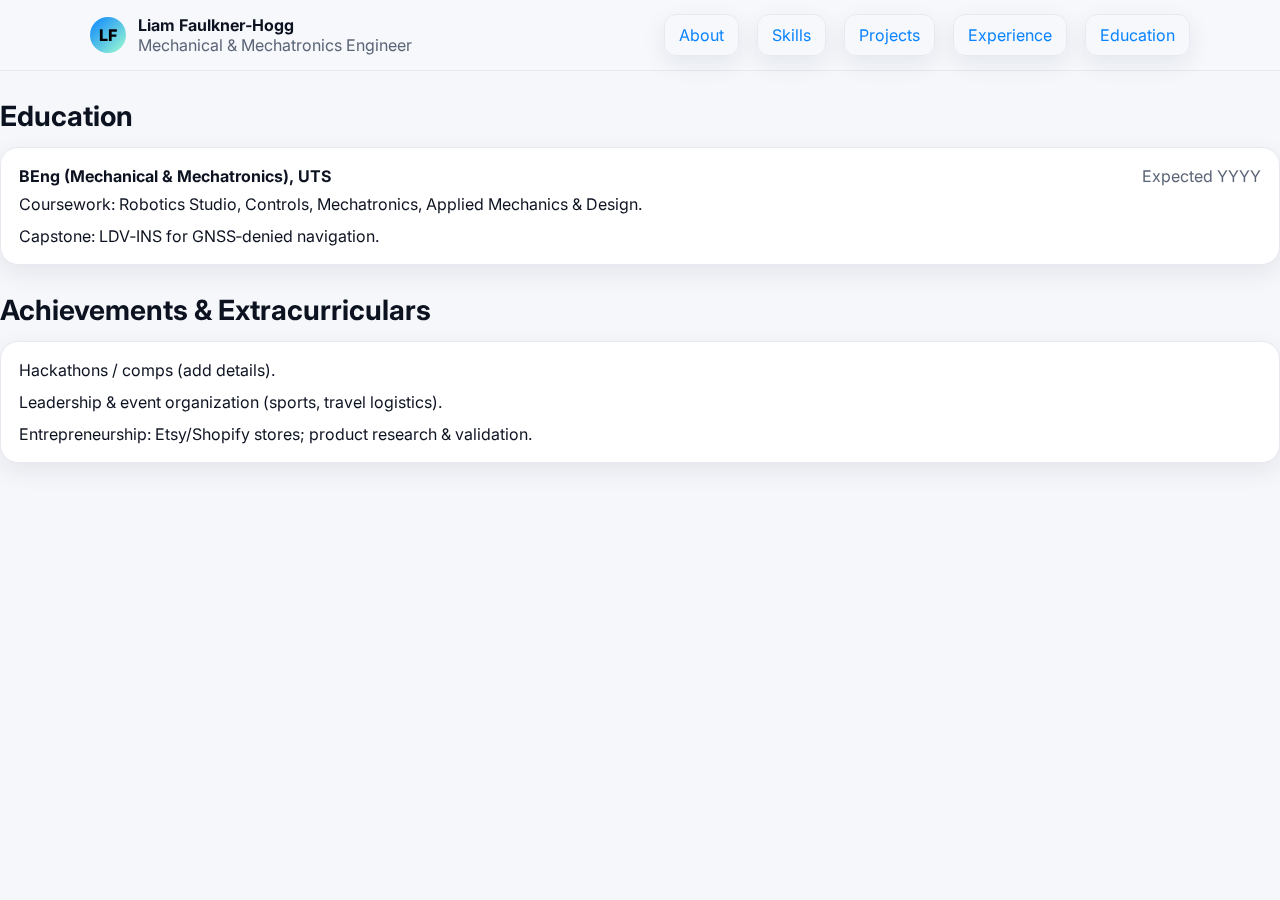
<file: education.html>
<!doctype html>
<html lang="en">

<head>
    <meta charset="utf-8" />
    <meta name="viewport" content="width=device-width, initial-scale=1" />
    <title>Liam Faulkner‑Hogg – Mechanical & Mechatronics Engineer</title>
    <meta name="description"
        content="Portfolio of Liam Faulkner‑Hogg – Mechanical & Mechatronics Engineer focused on robotics, photonics, and hands‑on prototyping." />
    <link rel="preconnect" href="https://fonts.googleapis.com">
    <link rel="preconnect" href="https://fonts.gstatic.com" crossorigin>
    <link href="https://fonts.googleapis.com/css2?family=Inter:wght@300;400;600;800&display=swap" rel="stylesheet">
    <link rel="stylesheet" href="style.css">
</head>

<body>
    <!-- Header with brand, desktop nav, and a hamburger button for mobile -->
    <header>
        <div class="container">
            <nav>
                <div class="brand">
                    <div class="avatar" aria-hidden="true">LF</div>
                    <div>
                        <strong>Liam Faulkner‑Hogg</strong><br>
                        <span class="muted">Mechanical & Mechatronics Engineer</span>
                    </div>
                </div>


                <!-- Hamburger button appears on small screens; toggles the navlinks below -->
                <button class="hamburger" aria-label="Toggle navigation" aria-controls="primary-nav"
                    aria-expanded="false">
                    <span class="hamburger-box" aria-hidden="true">
                        <span class="hamburger-inner"></span>
                    </span>
                </button>


                <div id="primary-nav" class="navlinks" role="navigation" aria-label="Primary">
                    <a href="./index.html" class="btn btn-ghost">About</a>
                    <a href="./skills.html" class="btn btn-ghost">Skills</a>
                    <a href="./projects.html" class="btn btn-ghost">Projects</a>
                    <a href="./experience.html" class="btn btn-ghost">Experience</a>
                    <a href="./education.html" class="btn btn-ghost">Education</a>
                </div>
            </nav>
        </div>
    </header>


    <!-- EDUCATION & ACHIEVEMENTS -->
    <section id="education">
        <h2>Education</h2>
        <div class="card">
            <div class="row"><strong>BEng (Mechanical & Mechatronics), UTS</strong><span class="muted">Expected
                    YYYY</span></div>
            <ul class="clean" style="margin-top:8px">
                <li>Coursework: Robotics Studio, Controls, Mechatronics, Applied Mechanics & Design.</li>
                <li>Capstone: LDV‑INS for GNSS‑denied navigation.</li>
            </ul>
        </div>
        <h2 style="margin-top:28px">Achievements & Extracurriculars</h2>
        <div class="card">
            <ul class="clean">
                <li>Hackathons / comps (add details).</li>
                <li>Leadership & event organization (sports, travel logistics).</li>
                <li>Entrepreneurship: Etsy/Shopify stores; product research & validation.</li>
            </ul>
        </div>
    </section>
    </main>
</file>
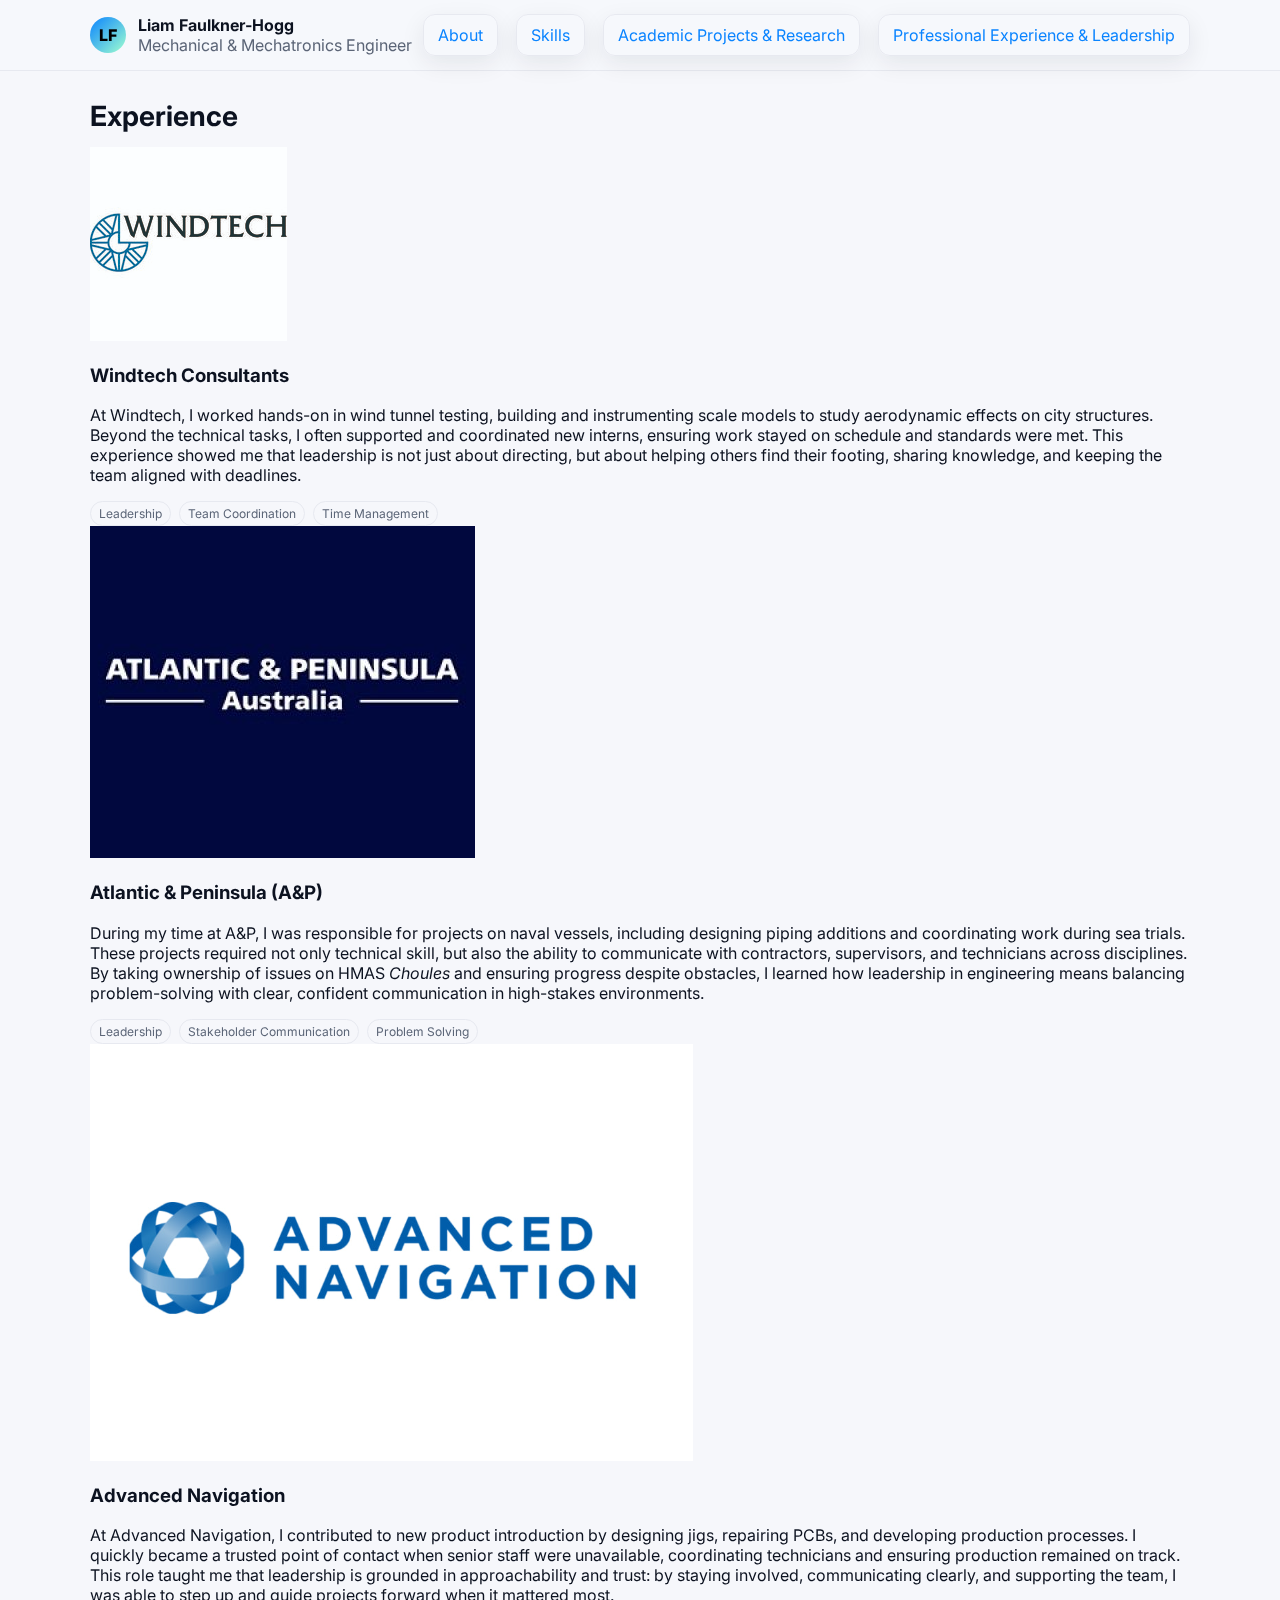
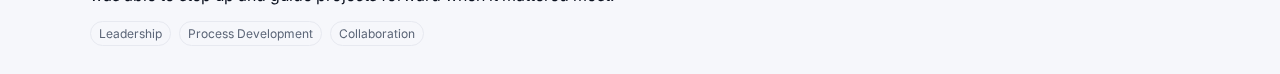
<file: experience.html>
<!doctype html>
<html lang="en">

<head>
    <meta charset="utf-8" />
    <meta name="viewport" content="width=device-width, initial-scale=1" />
    <title>Liam Faulkner‑Hogg – Mechanical & Mechatronics Engineer</title>
    <meta name="description"
        content="Portfolio of Liam Faulkner‑Hogg – Mechanical & Mechatronics Engineer focused on robotics, photonics, and hands‑on prototyping." />
    <link rel="preconnect" href="https://fonts.googleapis.com">
    <link rel="preconnect" href="https://fonts.gstatic.com" crossorigin>
    <link href="https://fonts.googleapis.com/css2?family=Inter:wght@300;400;600;800&display=swap" rel="stylesheet">
    <link rel="stylesheet" href="style.css">
</head>

<body>
    <!-- Header with brand, desktop nav, and a hamburger button for mobile -->
    <header>
        <div class="container">
            <nav>
                <div class="brand">
                    <div class="avatar" aria-hidden="true">LF</div>
                    <div>
                        <strong>Liam Faulkner‑Hogg</strong><br>
                        <span class="muted">Mechanical & Mechatronics Engineer</span>
                    </div>
                </div>


                <!-- Hamburger button appears on small screens; toggles the navlinks below -->
                <button class="hamburger" aria-label="Toggle navigation" aria-controls="primary-nav"
                    aria-expanded="false">
                    <span class="hamburger-box" aria-hidden="true">
                        <span class="hamburger-inner"></span>
                    </span>
                </button>


                <!-- Primary navigation; collapsible on mobile -->
                <div id="primary-nav" class="navlinks" role="navigation" aria-label="Primary">
                    <a href="./index.html" class="btn btn-ghost">About</a>
                    <a href="./skills.html" class="btn btn-ghost">Skills</a>
                    <a href="./projects.html" class="btn btn-ghost">Academic Projects & Research</a>
                    <a href="./experience.html" class="btn btn-ghost">Professional Experience & Leadership</a>
                    <!-- <a href="./education.html" class="btn btn-ghost">Education</a> -->
                </div>
            </nav>
        </div>
    </header>


    <!-- EXPERIENCE -->
    <section id="experience" class="container">
        <h2>Experience</h2>

        <!-- Windtech -->
        <div class="experience-row">
            <img src="assets/windtech.png" alt="Windtech wind tunnel testing" class="experience-img">
            <div>
                <h3>Windtech Consultants</h3>
                <p>
                    At Windtech, I worked hands-on in wind tunnel testing, building and instrumenting scale models to
                    study
                    aerodynamic effects on city structures. Beyond the technical tasks, I often supported and
                    coordinated
                    new interns, ensuring work stayed on schedule and standards were met. This experience showed me that
                    leadership is not just about directing, but about helping others find their footing, sharing
                    knowledge,
                    and keeping the team aligned with deadlines.
                </p>
                <div class="tagrow">
                    <span class="tag">Leadership</span>
                    <span class="tag">Team Coordination</span>
                    <span class="tag">Time Management</span>
                </div>
            </div>
        </div>

        <!-- Atlantic & Peninsula -->
        <div class="experience-row">
            <img src="assets/AandP.png" alt="Atlantic and Peninsula naval engineering" class="experience-img">
            <div>
                <h3>Atlantic & Peninsula (A&P)</h3>
                <p>
                    During my time at A&P, I was responsible for projects on naval vessels, including designing piping
                    additions and coordinating work during sea trials. These projects required not only technical skill,
                    but
                    also the ability to communicate with contractors, supervisors, and technicians across disciplines.
                    By
                    taking ownership of issues on HMAS <em>Choules</em> and ensuring progress despite obstacles, I
                    learned
                    how leadership in engineering means balancing problem-solving with clear, confident communication in
                    high-stakes environments.
                </p>
                <div class="tagrow">
                    <span class="tag">Leadership</span>
                    <span class="tag">Stakeholder Communication</span>
                    <span class="tag">Problem Solving</span>
                </div>
            </div>
        </div>

        <!-- Advanced Navigation -->
        <div class="experience-row">
            <img src="assets/advanced-navigation-logo.png" alt="Advanced Navigation product development"
                class="experience-img">
            <div>
                <h3>Advanced Navigation</h3>
                <p>
                    At Advanced Navigation, I contributed to new product introduction by designing jigs, repairing PCBs,
                    and
                    developing production processes. I quickly became a trusted point of contact when senior staff were
                    unavailable, coordinating technicians and ensuring production remained on track. This role taught me
                    that leadership is grounded in approachability and trust: by staying involved, communicating
                    clearly,
                    and supporting the team, I was able to step up and guide projects forward when it mattered most.
                </p>
                <div class="tagrow">
                    <span class="tag">Leadership</span>
                    <span class="tag">Process Development</span>
                    <span class="tag">Collaboration</span>
                </div>
            </div>
        </div>
    </section>
</file>
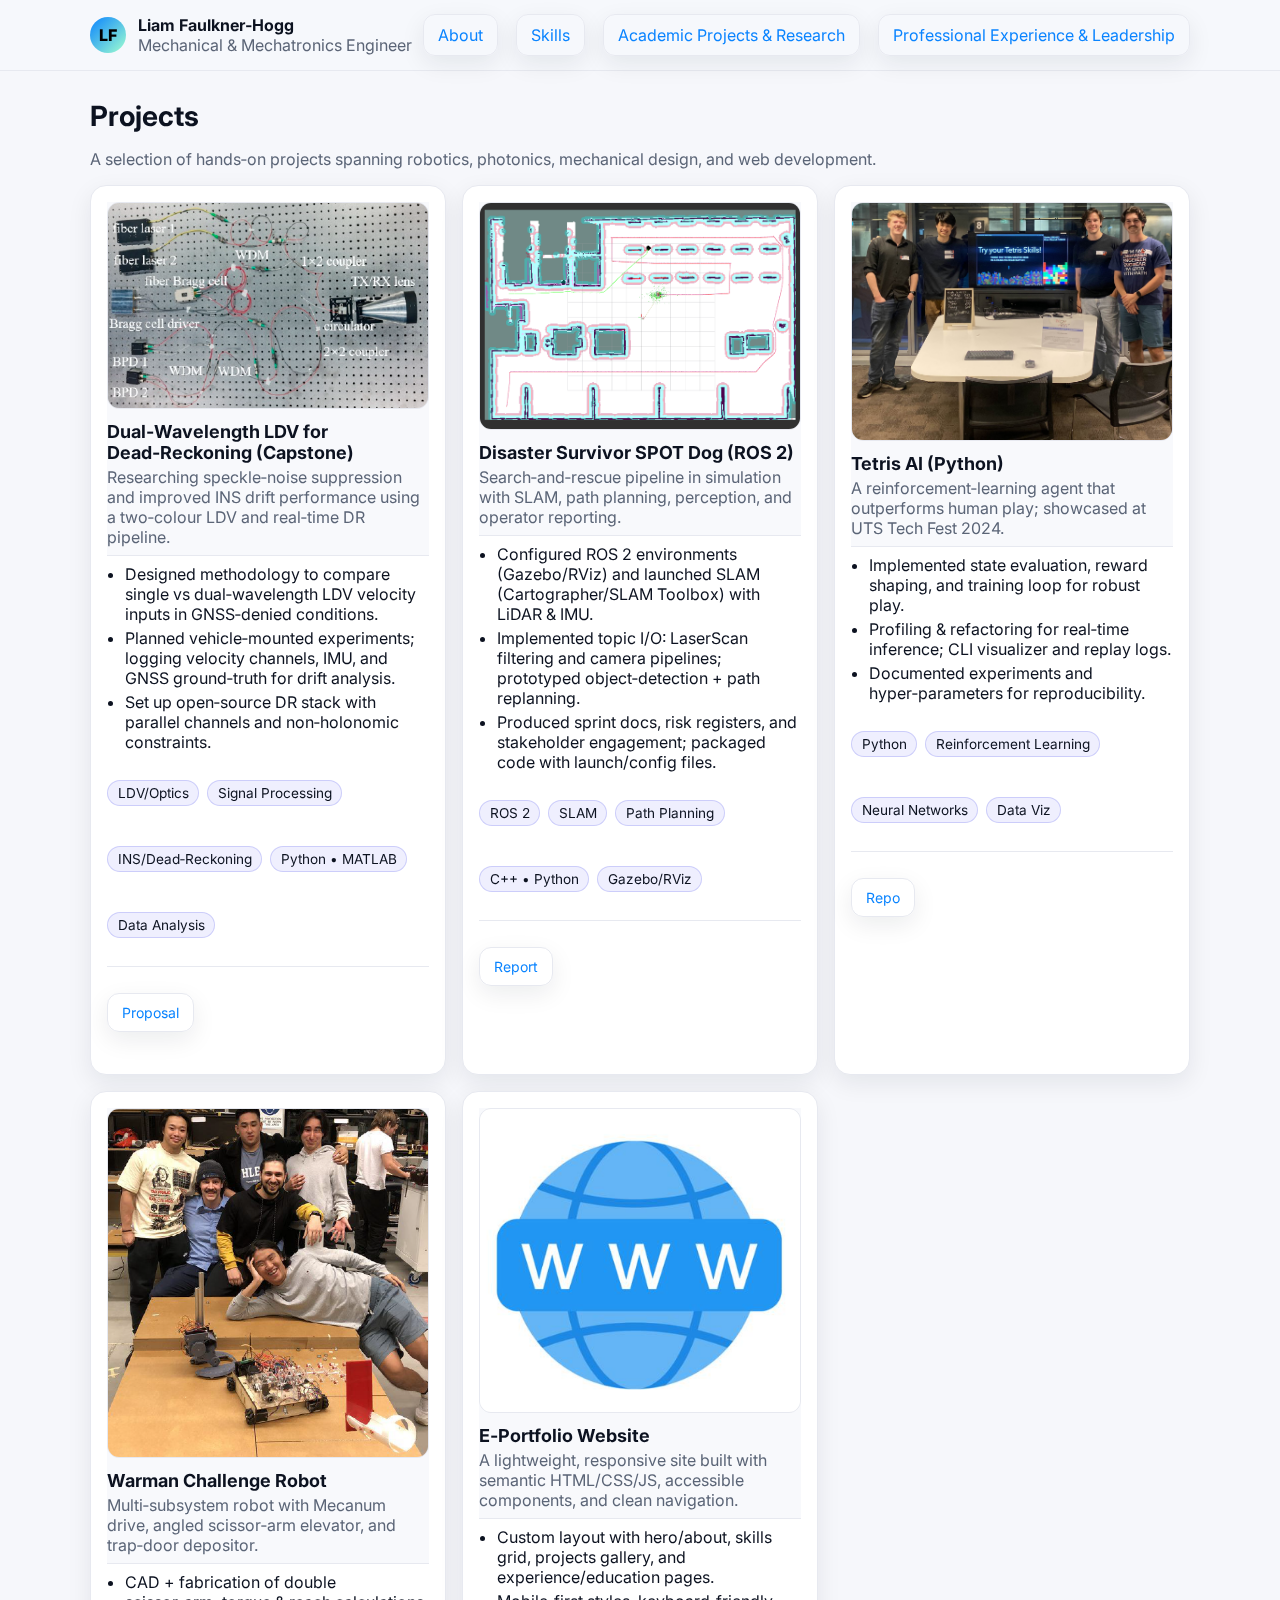
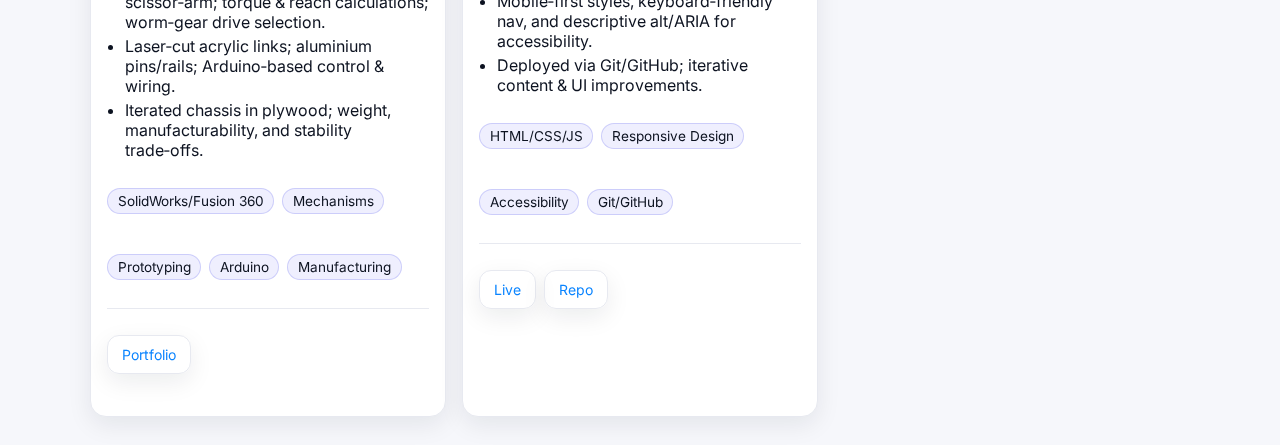
<file: projects.html>
<!doctype html>
<html lang="en">

<head>
    <meta charset="utf-8" />
    <meta name="viewport" content="width=device-width, initial-scale=1" />
    <title>Liam Faulkner‑Hogg – Mechanical & Mechatronics Engineer</title>
    <meta name="description"
        content="Portfolio of Liam Faulkner‑Hogg – Mechanical & Mechatronics Engineer focused on robotics, photonics, and hands‑on prototyping." />
    <link rel="preconnect" href="https://fonts.googleapis.com">
    <link rel="preconnect" href="https://fonts.gstatic.com" crossorigin>
    <link href="https://fonts.googleapis.com/css2?family=Inter:wght@300;400;600;800&display=swap" rel="stylesheet">
    <link rel="stylesheet" href="style.css">
</head>

<body>
    <!-- Header with brand, desktop nav, and a hamburger button for mobile -->
    <header>
        <div class="container">
            <nav>
                <div class="brand">
                    <div class="avatar" aria-hidden="true">LF</div>
                    <div>
                        <strong>Liam Faulkner‑Hogg</strong><br>
                        <span class="muted">Mechanical & Mechatronics Engineer</span>
                    </div>
                </div>


                <!-- Hamburger button appears on small screens; toggles the navlinks below -->
                <button class="hamburger" aria-label="Toggle navigation" aria-controls="primary-nav"
                    aria-expanded="false">
                    <span class="hamburger-box" aria-hidden="true">
                        <span class="hamburger-inner"></span>
                    </span>
                </button>


                <!-- Primary navigation; collapsible on mobile -->
                <div id="primary-nav" class="navlinks" role="navigation" aria-label="Primary">
                    <a href="./index.html" class="btn btn-ghost">About</a>
                    <a href="./skills.html" class="btn btn-ghost">Skills</a>
                    <a href="./projects.html" class="btn btn-ghost">Academic Projects & Research</a>
                    <a href="./experience.html" class="btn btn-ghost">Professional Experience & Leadership</a>
                    <!-- <a href="./education.html" class="btn btn-ghost">Education</a> -->
                </div>
            </nav>
        </div>
    </header>


    <!-- PROJECTS -->
    <section id="projects" class="projects container">
        <h2>Projects</h2>
        <p class="muted">A selection of hands‑on projects spanning robotics, photonics, mechanical design, and web
            development.</p>


        <div class="projects-grid">
            <!-- Project 1: Dual‑Wavelength LDV Capstone -->
            <article class="card project" data-modal-target="#modal-capstone">
                <header>
                    <img class="thumb" src="assets/dual-LDV.png" alt="Dual‑wavelength LDV diagram thumbnail" />
                    <h3>Dual‑Wavelength LDV for Dead‑Reckoning (Capstone)</h3>
                    <p class="muted">Researching speckle‑noise suppression and improved INS drift performance using a
                        two‑colour LDV and real‑time DR pipeline.</p>
                </header>
                <ul class="highlights">
                    <li>Designed methodology to compare single vs dual‑wavelength LDV velocity inputs in GNSS‑denied
                        conditions.</li>
                    <li>Planned vehicle‑mounted experiments; logging velocity channels, IMU, and GNSS ground‑truth for
                        drift
                        analysis.</li>
                    <li>Set up open‑source DR stack with parallel channels and non‑holonomic constraints.</li>
                </ul>
                <div class="tags">
                    <span class="badge">LDV/Optics</span>
                    <span class="badge">Signal Processing</span>
                    <span class="badge">INS/Dead‑Reckoning</span>
                    <span class="badge">Python • MATLAB</span>
                    <span class="badge">Data Analysis</span>
                </div>
                <footer class="links">
                    <a class="btn btn-ghost" href="assets/Capstone-Proposal.pdf" target="_blank"
                        rel="noreferrer noopener">Proposal</a>
                    <!-- <button class="btn btn-ghost open-modal" data-modal="#modal-capstone">Details</button> -->
                </footer>
            </article>


            <!-- Project 2: Disaster Survivor SPOT Dog (Robotics Studio 1) -->
            <article class="card project" data-modal-target="#modal-spot">
                <header>
                    <img class="thumb" src="assets/robo1.png" alt="SPOT disaster‑response simulation thumbnail" />
                    <h3>Disaster Survivor SPOT Dog (ROS 2)</h3>
                    <p class="muted">Search‑and‑rescue pipeline in simulation with SLAM, path planning, perception, and
                        operator reporting.</p>
                </header>
                <ul class="highlights">
                    <li>Configured ROS 2 environments (Gazebo/RViz) and launched SLAM (Cartographer/SLAM Toolbox) with
                        LiDAR
                        & IMU.</li>
                    <li>Implemented topic I/O: LaserScan filtering and camera pipelines; prototyped object‑detection +
                        path
                        replanning.</li>
                    <li>Produced sprint docs, risk registers, and stakeholder engagement; packaged code with
                        launch/config
                        files.</li>
                </ul>
                <div class="tags">
                    <span class="badge">ROS 2</span>
                    <span class="badge">SLAM</span>
                    <span class="badge">Path Planning</span>
                    <span class="badge">C++ • Python</span>
                    <span class="badge">Gazebo/RViz</span>
                </div>
                <footer class="links">
                    <a class="btn btn-ghost" href="assets/Spot-Rescue.pdf" target="_blank"
                        rel="noreferrer noopener">Report</a>
                    <!-- <button class="btn btn-ghost open-modal" data-modal="#modal-spot">Details</button> -->
                </footer>
            </article>


            <!-- Project 3: Tetris AI -->
            <article class="card project" data-modal-target="#modal-tetris">
                <header>
                    <img class="thumb" src="assets/tetrisAI.jpg" alt="Tetris AI gameplay thumbnail" />
                    <h3>Tetris AI (Python)</h3>
                    <p class="muted">A reinforcement‑learning agent that outperforms human play; showcased at UTS Tech
                        Fest
                        2024.</p>
                </header>
                <ul class="highlights">
                    <li>Implemented state evaluation, reward shaping, and training loop for robust play.</li>
                    <li>Profiling & refactoring for real‑time inference; CLI visualizer and replay logs.</li>
                    <li>Documented experiments and hyper‑parameters for reproducibility.</li>
                </ul>
                <div class="tags">
                    <span class="badge">Python</span>
                    <span class="badge">Reinforcement Learning</span>
                    <span class="badge">Neural Networks</span>
                    <span class="badge">Data Viz</span>
                </div>
                <footer class="links">
                    <a class="btn btn-ghost" href=https://github.com/Topey2X/TetrisAI>Repo</a>
                    <!-- <button class="btn btn-ghost open-modal" data-modal="#modal-tetris">Details</button> -->
                </footer>
            </article>
            </script>


            <!-- Project 4: Warman Challenge Robot (Mechanical Design) -->
            <article class="card project" data-modal-target="#modal-warman">
                <header>
                    <img class="thumb" src="assets/warman.png" alt="Warman challenge robot thumbnail" />
                    <h3>Warman Challenge Robot</h3>
                    <p class="muted">Multi‑subsystem robot with Mecanum drive, angled scissor‑arm elevator, and
                        trap‑door depositor.
                    </p>
                </header>
                <ul class="highlights">
                    <li>CAD + fabrication of double scissor‑arm; torque & reach calculations; worm‑gear drive selection.
                    </li>
                    <li>Laser‑cut acrylic links; aluminium pins/rails; Arduino‑based control & wiring.</li>
                    <li>Iterated chassis in plywood; weight, manufacturability, and stability trade‑offs.</li>
                </ul>
                <div class="tags">
                    <span class="badge">SolidWorks/Fusion 360</span>
                    <span class="badge">Mechanisms</span>
                    <span class="badge">Prototyping</span>
                    <span class="badge">Arduino</span>
                    <span class="badge">Manufacturing</span>
                </div>
                <footer class="links">
                    <a class="btn btn-ghost" href="assets/Warman-Challenge.pdf" target="_blank"
                        rel="noreferrer noopener">Portfolio</a>
                    <!-- <button class="btn btn-ghost open-modal" data-modal="#modal-warman">Details</button> -->
                </footer>
            </article>


            <!-- Project 5: This E‑Portfolio Website -->
            <article class="card project" data-modal-target="#modal-portfolio">
                <header>
                    <img class="thumb" src="assets/website.png" alt="E‑portfolio website thumbnail" />
                    <h3>E‑Portfolio Website</h3>
                    <p class="muted">A lightweight, responsive site built with semantic HTML/CSS/JS, accessible
                        components, and
                        clean navigation.</p>
                </header>
                <ul class="highlights">
                    <li>Custom layout with hero/about, skills grid, projects gallery, and experience/education pages.
                    </li>
                    <li>Mobile‑first styles, keyboard‑friendly nav, and descriptive alt/ARIA for accessibility.</li>
                    <li>Deployed via Git/GitHub; iterative content & UI improvements.</li>
                </ul>
                <div class="tags">
                    <span class="badge">HTML/CSS/JS</span>
                    <span class="badge">Responsive Design</span>
                    <span class="badge">Accessibility</span>
                    <span class="badge">Git/GitHub</span>
                </div>
                <footer class="links">
                    <a class="btn btn-ghost" href="./index.html">Live</a>
                    <a class="btn btn-ghost" href=https://github.com/Brojomojo/LiamFaulkner-Hogg>Repo</a>
                    <!-- <button class="btn btn-ghost open-modal" data-modal="#modal-portfolio">Details</button> -->
                </footer>
            </article>
        </div>
    </section>


    <!-- Modals -->
    <div id="modal-capstone" class="modal" aria-hidden="true" role="dialog" aria-label="Capstone details">
        <div class="modal-content">
            <button class="modal-close" aria-label="Close">×</button>
            <h3>Capstone – Dual‑Wavelength LDV</h3>
            <p>Deeper dive: architecture diagrams, planned experiments, dataset schema, and integration notes (LDV ↔ IMU
                ↔
                DR). Add images and figures here.</p>
            <a class="btn" href="assets/capstone_proposal.pdf" target="_blank" rel="noreferrer noopener">Read the
                Proposal</a>
        </div>
    </div>


    <div id="modal-spot" class="modal" aria-hidden="true" role="dialog" aria-label="SPOT Dog details">
        <div class="modal-content">
            <button class="modal-close" aria-label="Close">×</button>
            <h3>Disaster Survivor SPOT Dog (ROS 2)</h3>
            <p>Deeper dive: launch tree, node graph, SLAM config, and perception pipeline notes. Add screenshots from
                RViz/Gazebo.</p>
            <a class="btn" href="assets/spot_disaster_report.pdf" target="_blank" rel="noreferrer noopener">Read the
                Report</a>
        </div>
    </div>


    <div id="modal-tetris" class="modal" aria-hidden="true" role="dialog" aria-label="Tetris AI details">
        <div class="modal-content">
            <button class="modal-close" aria-label="Close">×</button>
            <h3>Tetris AI (Python)</h3>
            <p>Deeper dive: training curves, reward function, and gameplay GIFs. Add links to code and demos.</p>
        </div>
    </div>


    <div id="modal-warman" class="modal" aria-hidden="true" role="dialog" aria-label="Warman details">
        <div class="modal-content">
            <button class="modal-close" aria-label="Close">×</button>
            <h3>Warman Challenge Robot</h3>
            <p>Deeper dive: mechanism sketches, torque calcs, BOM, and fabrication photos.</p>
            <a class="btn" href="assets/warman_portfolio.pdf" target="_blank" rel="noreferrer noopener">Open
                Portfolio</a>
        </div>
    </div>


    <div id="modal-portfolio" class="modal" aria-hidden="true" role="dialog" aria-label="E‑portfolio details">
        <div class="modal-content">
            <button class="modal-close" aria-label="Close">×</button>
            <h3>E‑Portfolio Website</h3>
            <p>Deeper dive: site structure, accessibility checklist, and deployment workflow.</p>
        </div>
    </div>


    <script>
        // Simple, accessible modal handler
        document.addEventListener('click', function (e) {
            const btn = e.target.closest('.open-modal');
            if (btn) {
                const sel = btn.getAttribute('data-modal');
                const modal = document.querySelector(sel);
                if (modal) {
                    modal.setAttribute('aria-hidden', 'false');
                    modal.querySelector('.modal-close')?.focus();
                }
            }
            if (e.target.classList.contains('modal') || e.target.classList.contains('modal-close')) {
                const modal = e.target.classList.contains('modal') ? e.target : e.target.closest('.modal');
                modal?.setAttribute('aria-hidden', 'true');
            }
        });


        // Close on Escape
        document.addEventListener('keydown', function (e) {
            if (e.key === 'Escape') {
                document.querySelectorAll('.modal[aria-hidden="false"]').forEach(m => m.setAttribute('aria-hidden', 'true'));
            }
        });
    </script>
</file>
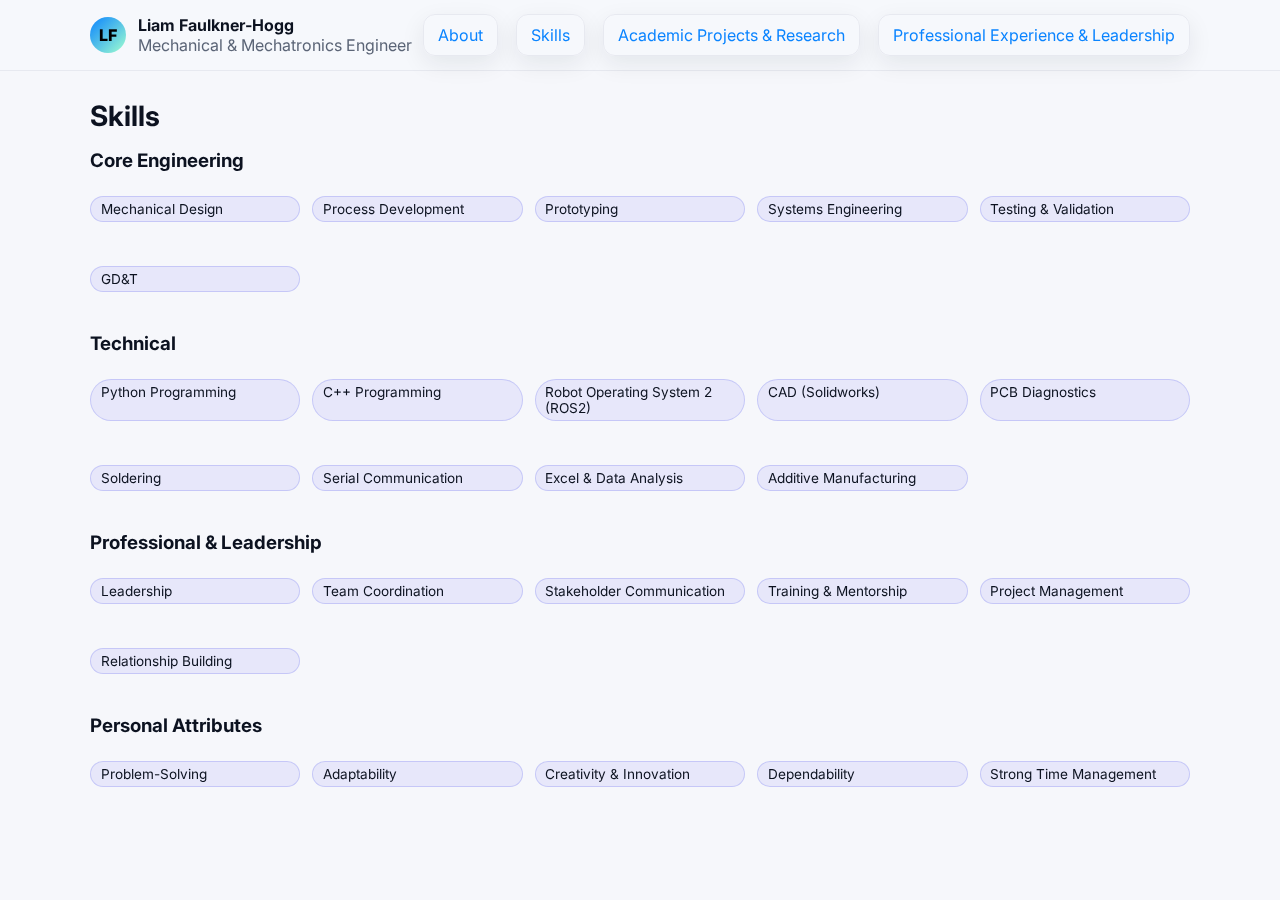
<file: skills.html>
<!doctype html>
<html lang="en">

<head>
    <meta charset="utf-8" />
    <meta name="viewport" content="width=device-width, initial-scale=1" />
    <title>Liam Faulkner‑Hogg – Mechanical & Mechatronics Engineer</title>
    <meta name="description"
        content="Portfolio of Liam Faulkner‑Hogg – Mechanical & Mechatronics Engineer focused on robotics, photonics, and hands‑on prototyping." />
    <link rel="preconnect" href="https://fonts.googleapis.com">
    <link rel="preconnect" href="https://fonts.gstatic.com" crossorigin>
    <link href="https://fonts.googleapis.com/css2?family=Inter:wght@300;400;600;800&display=swap" rel="stylesheet">
    <link rel="stylesheet" href="style.css">
</head>

<body>
    <!-- Header with brand, desktop nav, and a hamburger button for mobile -->
    <header>
        <div class="container">
            <nav>
                <div class="brand">
                    <div class="avatar" aria-hidden="true">LF</div>
                    <div>
                        <strong>Liam Faulkner‑Hogg</strong><br>
                        <span class="muted">Mechanical & Mechatronics Engineer</span>
                    </div>
                </div>


                <!-- Hamburger button appears on small screens; toggles the navlinks below -->
                <button class="hamburger" aria-label="Toggle navigation" aria-controls="primary-nav"
                    aria-expanded="false">
                    <span class="hamburger-box" aria-hidden="true">
                        <span class="hamburger-inner"></span>
                    </span>
                </button>


                <!-- Primary navigation; collapsible on mobile -->
                <div id="primary-nav" class="navlinks" role="navigation" aria-label="Primary">
                    <a href="./index.html" class="btn btn-ghost">About</a>
                    <a href="./skills.html" class="btn btn-ghost">Skills</a>
                    <a href="./projects.html" class="btn btn-ghost">Academic Projects & Research</a>
                    <a href="./experience.html" class="btn btn-ghost">Professional Experience & Leadership</a>
                    <!-- <a href="./education.html" class="btn btn-ghost">Education</a> -->
                </div>
            </nav>
        </div>
    </header>


    <!-- SKILLS with tabbed sub-sections -->
    <section id="skills" class="skills container">
        <h2>Skills</h2>

        <!-- Core Engineering Skills -->
        <h3>Core Engineering</h3>
        <div class="skills-grid">
            <span class="badge">Mechanical Design</span>
            <span class="badge">Process Development</span>
            <span class="badge">Prototyping</span>
            <span class="badge">Systems Engineering</span>
            <span class="badge">Testing & Validation</span>
            <span class="badge">GD&T</span>
        </div>

        <!-- Technical Skills -->
        <h3>Technical</h3>
        <div class="skills-grid">
            <span class="badge">Python Programming</span>
            <span class="badge">C++ Programming</span>
            <span class="badge">Robot Operating System 2 (ROS2)</span>
            <span class="badge">CAD (Solidworks)</span>
            <span class="badge">PCB Diagnostics</span>
            <span class="badge">Soldering</span>
            <span class="badge">Serial Communication</span>
            <span class="badge">Excel & Data Analysis</span>
            <span class="badge">Additive Manufacturing</span>
        </div>

        <!-- Professional & Leadership -->
        <h3>Professional & Leadership</h3>
        <div class="skills-grid">
            <span class="badge">Leadership</span>
            <span class="badge">Team Coordination</span>
            <span class="badge">Stakeholder Communication</span>
            <span class="badge">Training & Mentorship</span>
            <span class="badge">Project Management</span>
            <span class="badge">Relationship Building</span>
        </div>

        <!-- Personal Attributes -->
        <h3>Personal Attributes</h3>
        <div class="skills-grid">
            <span class="badge">Problem-Solving</span>
            <span class="badge">Adaptability</span>
            <span class="badge">Creativity & Innovation</span>
            <span class="badge">Dependability</span>
            <span class="badge">Strong Time Management</span>
        </div>
    </section>

    <style>
        .skills-grid {
            display: grid;
            grid-template-columns: repeat(auto-fit, minmax(180px, 1fr));
            gap: 0.75rem;
            margin-bottom: 1.5rem;
        }

        .skills h2 {
            margin-bottom: 1rem;
        }

        .skills h3 {
            margin: 1rem 0 0.5rem;
        }
    </style>
</file>
<file: style.css>
:root {
    --bg: #0b0c0f;
    --card: #12141a;
    --muted: #9aa3b2;
    --text: #e7ecf3;
    --accent: #67b0ff;
    --accent-2: #a0ffcf;
    --border: #1f2330;
    --shadow: 0 10px 30px rgba(0, 0, 0, .35)
}

@media (prefers-color-scheme: light) {
    :root {
        --bg: #f6f7fb;
        --card: #fff;
        --muted: #5b6577;
        --text: #0c1220;
        --accent: #0a84ff;
        --border: #e7e9f0;
        --shadow: 0 8px 24px rgba(16, 24, 40, 0.08)
    }
}

* {
    box-sizing: border-box
}

html,
body {
    margin: 0;
    background: var(--bg);
    color: var(--text);
    font-family: Inter, system-ui, -apple-system, Segoe UI, Roboto, Helvetica, Arial, sans-serif;
    scroll-behavior: smooth
}

a {
    color: var(--accent);
    text-decoration: none
}

a:hover {
    text-decoration: underline
}

.container {
    width: min(1100px, 92vw);
    margin-inline: auto
}

header {
    position: sticky;
    top: 0;
    backdrop-filter: saturate(180%) blur(10px);
    background: color-mix(in hsl, var(--bg) 80%, transparent);
    border-bottom: 1px solid var(--border);
    z-index: 10
}

nav {
    display: flex;
    align-items: center;
    justify-content: space-between;
    padding: 14px 0
}

.brand {
    display: flex;
    gap: 12px;
    align-items: center
}

.avatar {
    width: 36px;
    height: 36px;
    border-radius: 50%;
    background: linear-gradient(135deg, var(--accent), var(--accent-2));
    display: grid;
    place-items: center;
    color: #000;
    font-weight: 800
}


/* NAV: desktop as row; mobile collapses behind a hamburger */
.navlinks {
    display: flex;
    gap: 18px;
    flex-wrap: wrap
}

.btn {
    display: inline-block;
    padding: 10px 14px;
    border: 1px solid var(--border);
    border-radius: 12px;
    background: var(--card);
    box-shadow: var(--shadow)
}

.btn-ghost {
    background: transparent
}


/* Hamburger button (hidden on wide screens) */
.hamburger {
    display: none;
    appearance: none;
    background: transparent;
    border: 1px solid var(--border);
    border-radius: 10px;
    padding: 10px;
    cursor: pointer
}

.hamburger-box {
    display: block;
    width: 22px;
    height: 16px;
    position: relative
}

.hamburger-inner,
.hamburger-inner::before,
.hamburger-inner::after {
    content: "";
    position: absolute;
    left: 0;
    right: 0;
    height: 2px;
    background: var(--text);
    border-radius: 2px
}

.hamburger-inner {
    top: 50%;
    transform: translateY(-50%)
}

.hamburger-inner::before {
    top: -6px
}

.hamburger-inner::after {
    bottom: -6px
}


/* Responsive nav behavior */
@media (max-width:920px) {
    .navlinks {
        display: none;
        position: absolute;
        right: 4vw;
        top: 64px;
        background: var(--card);
        border: 1px solid var(--border);
        border-radius: 14px;
        box-shadow: var(--shadow);
        padding: 10px;
        flex-direction: column;
        min-width: 220px
    }

    .navlinks.show {
        display: flex
    }

    .hamburger {
        display: block
    }
}


/* HERO */
.hero {
    display: flex;
    grid-template-columns: 1.2fr .8fr;
    gap: 32px;
    align-items: center;
    padding: 48px 0
}

.hero h1 {
    font-size: clamp(28px, 5vw, 44px);
    line-height: 1.1;
    margin: 0 0 10px
}

.hero p {
    color: var(--muted);
    font-size: clamp(14px, 2.5vw, 18px)
}

.badge {
    display: inline-flex;
    gap: 8px;
    flex-wrap: wrap;
    margin: 16px 0
}

.badge span {
    padding: 6px 10px;
    border-radius: 999px;
    border: 1px solid var(--border);
    background: var(--card);
    font-size: 12px
}

.hero-card {
    background: var(--card);
    border: 1px solid var(--border);
    padding: 22px;
    border-radius: 18px;
    box-shadow: var(--shadow)
}

.links {
    display: flex;
    gap: 10px;
    margin-top: 18px;
    flex-wrap: wrap
}


section {
    padding: 28px 0
}

h2 {
    font-size: clamp(22px, 3.6vw, 28px);
    margin: 0 0 14px
}

.sub {
    color: var(--muted);
    margin: 0 0 20px
}


.grid {
    display: grid;
    grid-template-columns: repeat(3, 1fr);
    gap: 18px
}

@media (max-width:920px) {
    .hero {
        grid-template-columns: 1fr
    }

    .grid {
        grid-template-columns: 1fr
    }
}


.card {
    background: var(--card);
    border: 1px solid var(--border);
    border-radius: 18px;
    padding: 18px;
    box-shadow: var(--shadow)
}

.card h3 {
    margin: 0 0 6px;
    font-size: 18px
}

.meta {
    color: var(--muted);
    font-size: 13px;
    margin-bottom: 10px
}

.tagrow {
    display: flex;
    gap: 8px;
    flex-wrap: wrap;
    margin-top: 8px
}

.tag {
    font-size: 12px;
    border: 1px solid var(--border);
    background: transparent;
    padding: 4px 8px;
    border-radius: 999px;
    color: var(--muted)
}


ul.clean {
    list-style: none;
    padding: 0;
    margin: 0;
    display: grid;
    gap: 12px
}

.row {
    display: flex;
    justify-content: space-between;
    gap: 12px;
    flex-wrap: wrap
}

footer {
    border-top: 1px solid var(--border);
    padding: 26px 0;
    color: var(--muted);
    font-size: 14px
}

.kicker {
    letter-spacing: .2em;
    text-transform: uppercase;
    font-weight: 600;
    color: var(--muted);
    font-size: 12px;
    margin-bottom: 6px
}

.muted {
    color: var(--muted)
}

.lead {
    font-size: 16px;
    color: var(--muted)
}

.img-placeholder {
    aspect-ratio: 16/10;
    border: 1px dashed var(--border);
    border-radius: 12px;
    display: grid;
    place-items: center;
    color: var(--muted);
    font-size: 13px
}


/* Tabs */
.tabs {
    display: flex;
    gap: 8px;
    margin-bottom: 10px;
    flex-wrap: wrap
}

.tab {
    padding: 8px 12px;
    border-radius: 999px;
    border: 1px solid var(--border);
    background: transparent;
    color: var(--text);
    cursor: pointer
}

.tab.is-active {
    background: var(--card);
    box-shadow: var(--shadow)
}

[hidden] {
    display: none !important
}


/* Modal (generic) */
.modal {
    position: fixed;
    inset: 0;
    display: grid;
    place-items: center
}

.modal[hidden] {
    display: none
}

.modal-backdrop {
    position: absolute;
    inset: 0;
    background: rgba(0, 0, 0, .5)
}

.modal-card {
    position: relative;
    z-index: 1;
    background: var(--card);
    border: 1px solid var(--border);
    border-radius: 16px;
    box-shadow: var(--shadow);
    padding: 20px;
    max-width: min(560px, 92vw)
}

.modal-close {
    position: absolute;
    top: 8px;
    right: 8px;
    border: none;
    background: transparent;
    color: var(--muted);
    font-size: 28px;
    line-height: 1;
    cursor: pointer
}


label {
    display: grid;
    gap: 6px;
    margin: 10px 0
}

input,
textarea {
    width: 100%;
    padding: 10px 12px;
    border: 1px solid var(--border);
    border-radius: 10px;
    background: var(--bg);
    color: var(--text)
}

.error {
    color: #ff9090;
    font-size: 12px;
    min-height: 1em
}

.form-result {
    margin-top: 10px;
    color: var(--accent)
}


/* --------------------------- */
/* Projects Section + Thumbnails + Modal Styles */
/* --------------------------- */

.projects-grid {
    display: grid;
    grid-template-columns: repeat(auto-fit, minmax(280px, 1fr));
    gap: 1rem;
    margin-top: 1rem;
}

.card.project {
    padding: 1rem;
    border: 1px solid var(--border);
    border-radius: 1rem;
    box-shadow: var(--shadow);
    background: var(--card);
    cursor: default;
}

.card.project header h3 {
    margin: 0.5rem 0 0.25rem;
}

.card.project header .muted {
    margin: 0 0 0.5rem;
}

.thumb {
    width: 100%;
    /* aspect-ratio: 16/9; */
    object-fit: cover;
    border-radius: 0.75rem;
    border: 1px solid var(--border);
    background: #0b0b0b10;
}

.highlights {
    margin: 0.5rem 0 0.75rem;
    padding-left: 1.1rem;
}

.highlights li {
    margin: 0.25rem 0;
}

.tags {
    display: flex;
    flex-wrap: wrap;
    gap: 0.5rem;
    margin-top: 0.5rem;
}

.badge {
    display: inline-block;
    padding: 0.25rem 0.6rem;
    border-radius: 999px;
    font-size: 0.85rem;
    background: rgba(99, 102, 241, 0.1);
    border: 1px solid rgba(99, 102, 241, 0.25);
}

.links {
    display: flex;
    gap: 0.5rem;
    margin-top: 0.75rem;
}

/* Accessible modal for projects */
.modal {
    position: fixed;
    inset: 0;
    display: none;
    align-items: center;
    justify-content: center;
    background: rgba(0, 0, 0, 0.5);
    padding: 1rem;
    z-index: 50;
}

.modal[aria-hidden="false"] {
    display: flex;
}

.modal-content {
    background: var(--card);
    color: var(--text);
    max-width: 720px;
    width: 100%;
    border-radius: 1rem;
    padding: 1rem;
    position: relative;
}

.modal-close {
    position: absolute;
    top: 0.5rem;
    right: 0.75rem;
    background: transparent;
    border: none;
    font-size: 1.25rem;
    cursor: pointer;
}

/* Ensure project cards + images scroll normally */
.card.project,
.card.project header,
.thumb {
    position: static;
    /* reset positioning */
}
</file>
